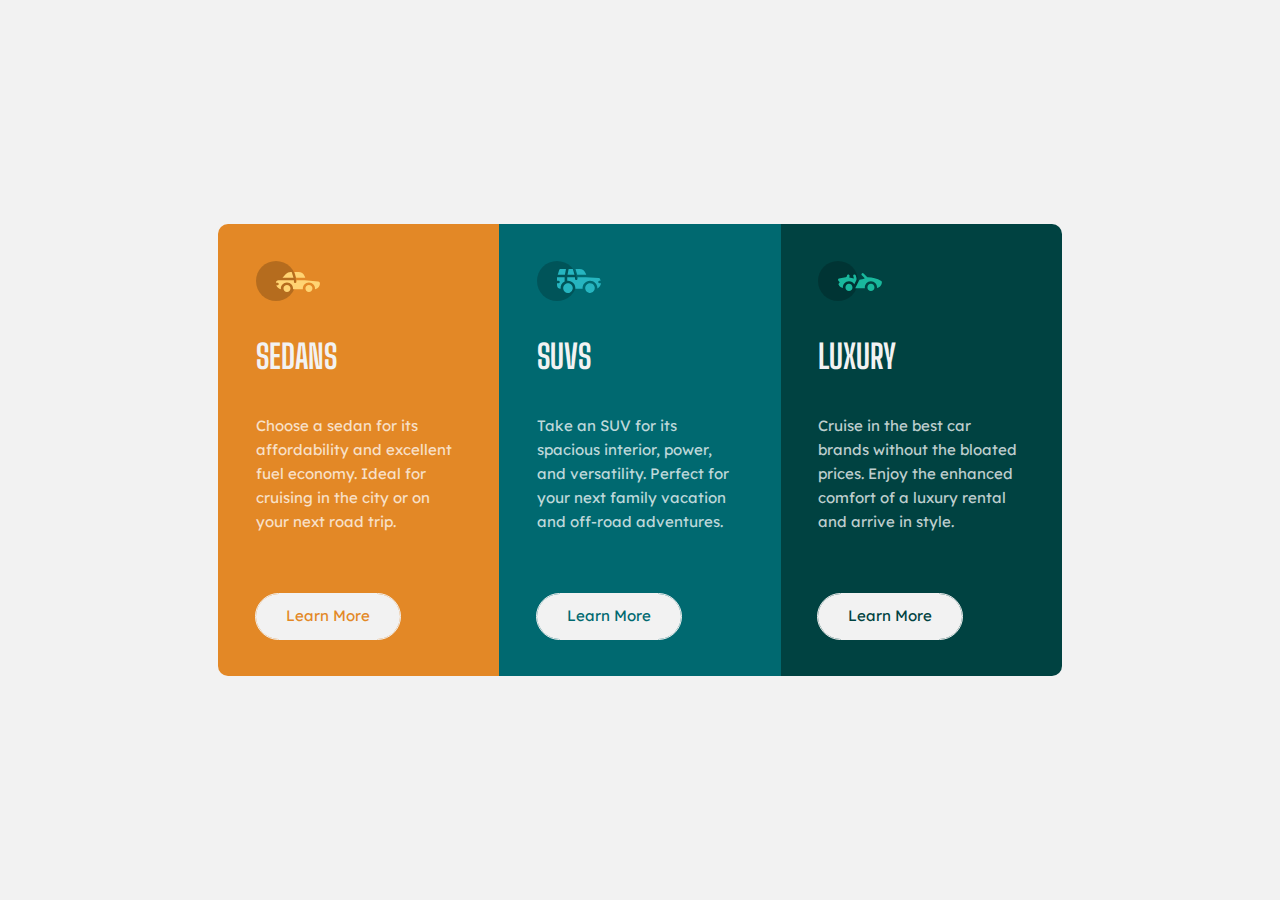
<file: 3-column-preview-card/index.html>
<!DOCTYPE html>
<html lang="en">
  <head>
    <meta charset="UTF-8" />
    <meta http-equiv="X-UA-Compatible" content="IE=edge" />
    <meta name="viewport" content="width=device-width, initial-scale=1.0" />
    <title>Frontend Mentor | 3 Column Preview Card</title>

    <!-- favicon -->
    <link rel="apple-touch-icon" sizes="180x180" href="./assets/favicon/apple-touch-icon.png" />
    <link rel="icon" type="image/png" sizes="32x32" href="./assets/favicon/favicon-32x32.png" />
    <link rel="icon" type="image/png" sizes="16x16" href="./assets/favicon/favicon-16x16.png" />
    <link rel="manifest" href="./site.webmanifest" />

    <!-- font awesome -->
    <link
      rel="stylesheet"
      href="https://cdnjs.cloudflare.com/ajax/libs/font-awesome/6.1.2/css/all.min.css"
      integrity="sha512-1sCRPdkRXhBV2PBLUdRb4tMg1w2YPf37qatUFeS7zlBy7jJI8Lf4VHwWfZZfpXtYSLy85pkm9GaYVYMfw5BC1A=="
      crossorigin="anonymous"
      referrerpolicy="no-referrer"
    />

    <!-- google fonts -->
    <link rel="preconnect" href="https://fonts.googleapis.com" />
    <link rel="preconnect" href="https://fonts.gstatic.com" crossorigin />
    <link
      href="https://fonts.googleapis.com/css2?family=Big+Shoulders+Display:wght@700&family=Lexend+Deca&display=swap"
      rel="stylesheet"
    />

    <!-- custom css -->
    <link rel="stylesheet" href="./style.css" />

    <!-- custom js -->
    <script src="./index.js" defer></script>
  </head>
  <body>
    <main class="container">
      <div class="cards | grid">
        <div class="card | grid flow" style="--clr-card: var(--clr-secondary)">
          <img src="./assets/images/icon-sedans.svg" alt="" aria-hidden="true" />
          <h2 class="card__title">Sedans</h2>
          <p class="card__content">
            Choose a sedan for its affordability and excellent fuel economy. Ideal for cruising in
            the city or on your next road trip.
          </p>
          <button class="btn | card__link">Learn More</button>
        </div>

        <div class="card | grid flow" style="--clr-card: var(--clr-primary-600)">
          <img src="./assets/images/icon-suvs.svg" alt="" aria-hidden="true" />
          <h2 class="card__title">SUVs</h2>
          <p class="card__content">
            Take an SUV for its spacious interior, power, and versatility. Perfect for your next
            family vacation and off-road adventures.
          </p>
          <button class="btn | card__link">Learn More</button>
        </div>

        <div class="card | grid flow" style="--clr-card: var(--clr-primary-800)">
          <img src="./assets/images/icon-luxury.svg" alt="" aria-hidden="true" />
          <h2 class="card__title">Luxury</h2>
          <p class="card__content">
            Cruise in the best car brands without the bloated prices. Enjoy the enhanced comfort of
            a luxury rental and arrive in style.
          </p>
          <button class="btn | card__link">Learn More</button>
        </div>
      </div>
    </main>
  </body>
</html>
</file>
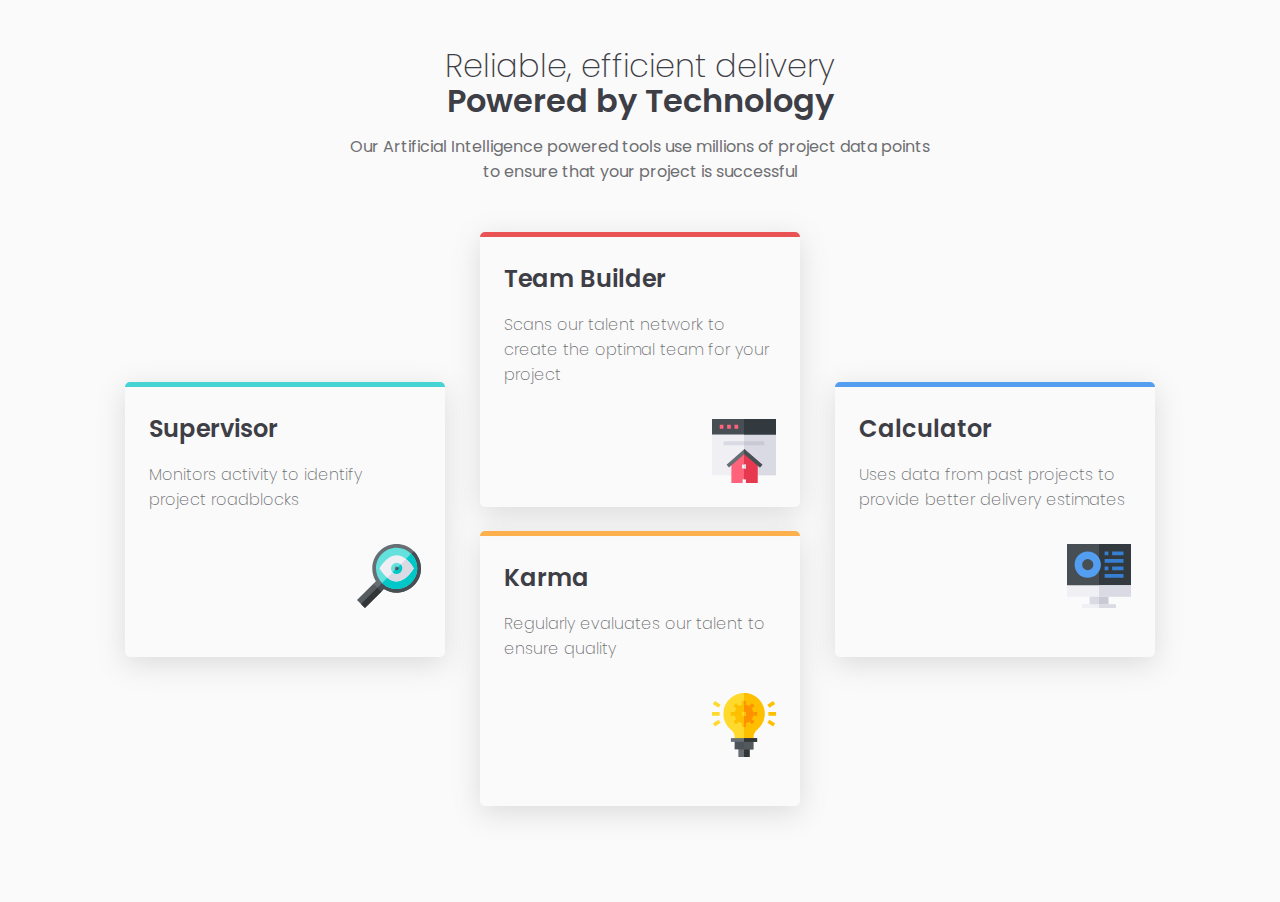
<file: 4-card-feature-section/index.html>
<!DOCTYPE html>
<html lang="en">
<head>
  <meta charset="UTF-8">
  <meta http-equiv="X-UA-Compatible" content="IE=edge">
  <meta name="viewport" content="width=device-width, initial-scale=1.0">
  <title>Frontend Mentor | 4 Card Feature section</title>

  <!-- favicon -->
  <link rel="apple-touch-icon" sizes="180x180" href="./assets/favicon/apple-touch-icon.png">
  <link rel="icon" type="image/png" sizes="32x32" href="./assets/favicon/favicon-32x32.png">
  <link rel="icon" type="image/png" sizes="16x16" href="./assets/favicon/favicon-16x16.png">
  <link rel="manifest" href="./site.webmanifest">

  <!-- font awesome -->
  <link rel="stylesheet" href="https://cdnjs.cloudflare.com/ajax/libs/font-awesome/6.1.2/css/all.min.css" integrity="sha512-1sCRPdkRXhBV2PBLUdRb4tMg1w2YPf37qatUFeS7zlBy7jJI8Lf4VHwWfZZfpXtYSLy85pkm9GaYVYMfw5BC1A==" crossorigin="anonymous" referrerpolicy="no-referrer" />
  
  <!-- custom css -->
  <link rel="stylesheet" href="./style.css">

  <!-- custom js -->
  <script src="./index.js" defer></script>
</head>
<body>
  <main class="container">

    <header class="[ flow ] [ text-center ]">
      <h1 class="header__title">Reliable, efficient delivery
        <span class="[ d-block ] [ fw-800 ]">Powered by Technology</span>
      </h1>
      <p class="text-center fw-600">Our Artificial Intelligence powered tools use millions of project data points
      to ensure that your project is successful</p>
    </header>

    <div class="[ cards ] [ grid ]">

      <div class="[ card ] [ flow ]">
        <h2 class="card__title">Supervisor</h2>
        <p>Monitors activity to identify project roadblocks</p>
        <img class="card__img" src="./assets/images/icon-supervisor.svg" alt="" aria-hidden="true">
      </div>

      <div class="[ card ] [ flow ]">
        <h2 class="card__title">Team Builder</h2>
        <p>Scans our talent network to create the optimal team for your project</p>
        <img class="card__img" src="./assets/images/icon-team-builder.svg" alt="" aria-hidden="true">
      </div>

      <div class="[ card ] [ flow ]">
        <h2 class="card__title">Karma</h2>
        <p>Regularly evaluates our talent to ensure quality</p>
        <img class="card__img" src="./assets/images/icon-karma.svg" alt="" aria-hidden="true">
      </div>

      <div class="[ card ] [ flow ]">
        <h2 class="card__title">Calculator</h2>
        <p>Uses data from past projects to provide better delivery estimates</p>
        <img class="card__img" src="./assets/images/icon-calculator.svg" alt="" aria-hidden="true">
      </div>

    </div>
  </main> 
</body>
</html>
</file>
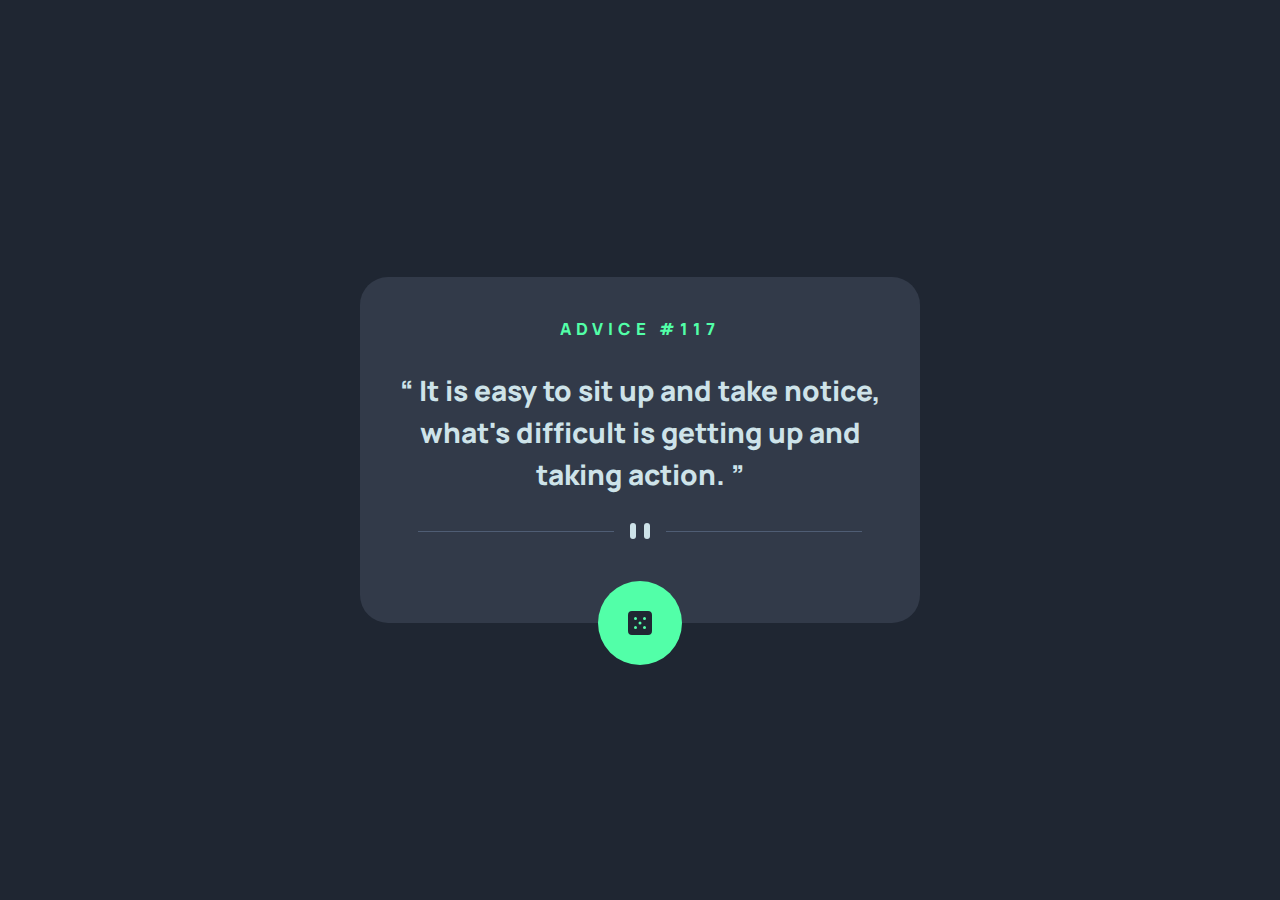
<file: advice-generator/index.html>
<!DOCTYPE html>
<html lang="en">
  <head>
    <meta charset="UTF-8" />
    <meta http-equiv="X-UA-Compatible" content="IE=edge" />
    <meta name="viewport" content="width=device-width, initial-scale=1.0" />
    <title>Frontend Mentor | Advice Generator</title>

    <!-- favicon -->
    <link rel="apple-touch-icon" sizes="180x180" href="./assets/favicon/apple-touch-icon.png" />
    <link rel="icon" type="image/png" sizes="32x32" href="./assets/favicon/favicon-32x32.png" />
    <link rel="icon" type="image/png" sizes="16x16" href="./assets/favicon/favicon-16x16.png" />
    <link rel="manifest" href="./site.webmanifest" />

    <!-- font awesome -->
    <link
      rel="stylesheet"
      href="https://cdnjs.cloudflare.com/ajax/libs/font-awesome/6.1.2/css/all.min.css"
      integrity="sha512-1sCRPdkRXhBV2PBLUdRb4tMg1w2YPf37qatUFeS7zlBy7jJI8Lf4VHwWfZZfpXtYSLy85pkm9GaYVYMfw5BC1A=="
      crossorigin="anonymous"
      referrerpolicy="no-referrer"
    />

    <!-- google fonts -->
    <link rel="preconnect" href="https://fonts.googleapis.com" />
    <link rel="preconnect" href="https://fonts.gstatic.com" crossorigin />
    <link
      href="https://fonts.googleapis.com/css2?family=Manrope:wght@800&display=swap"
      rel="stylesheet"
    />

    <!-- custom css -->
    <link rel="stylesheet" href="./style.css" />

    <!-- custom js -->
    <script src="./index.js" defer></script>
  </head>
  <body>
    <div class="card | flow">
      <p class="card__number">Advice #<span data-advice="id">117</span></p>

      <div class="card__advice">
        <q data-advice="text">
          It is easy to sit up and take notice, what's difficult is getting up and taking action.
        </q>
      </div>

      <div class="card__line">
        <picture>
          <source srcset="./assets/images/pattern-divider-desktop.svg" media="(min-width: 800px)" />
          <source srcset="./assets/images/pattern-divider-mobile.svg" media="(max-width: 799px)" />
          <img src="./assets/images/pattern-divider-mobile.svg" alt="" />
        </picture>
      </div>

      <button class="btn | card__button" data-type="primary" data-advice="generator">
        <span class="sr-only">Generate random advice</span>
      </button>
    </div>
  </body>
</html>
</file>
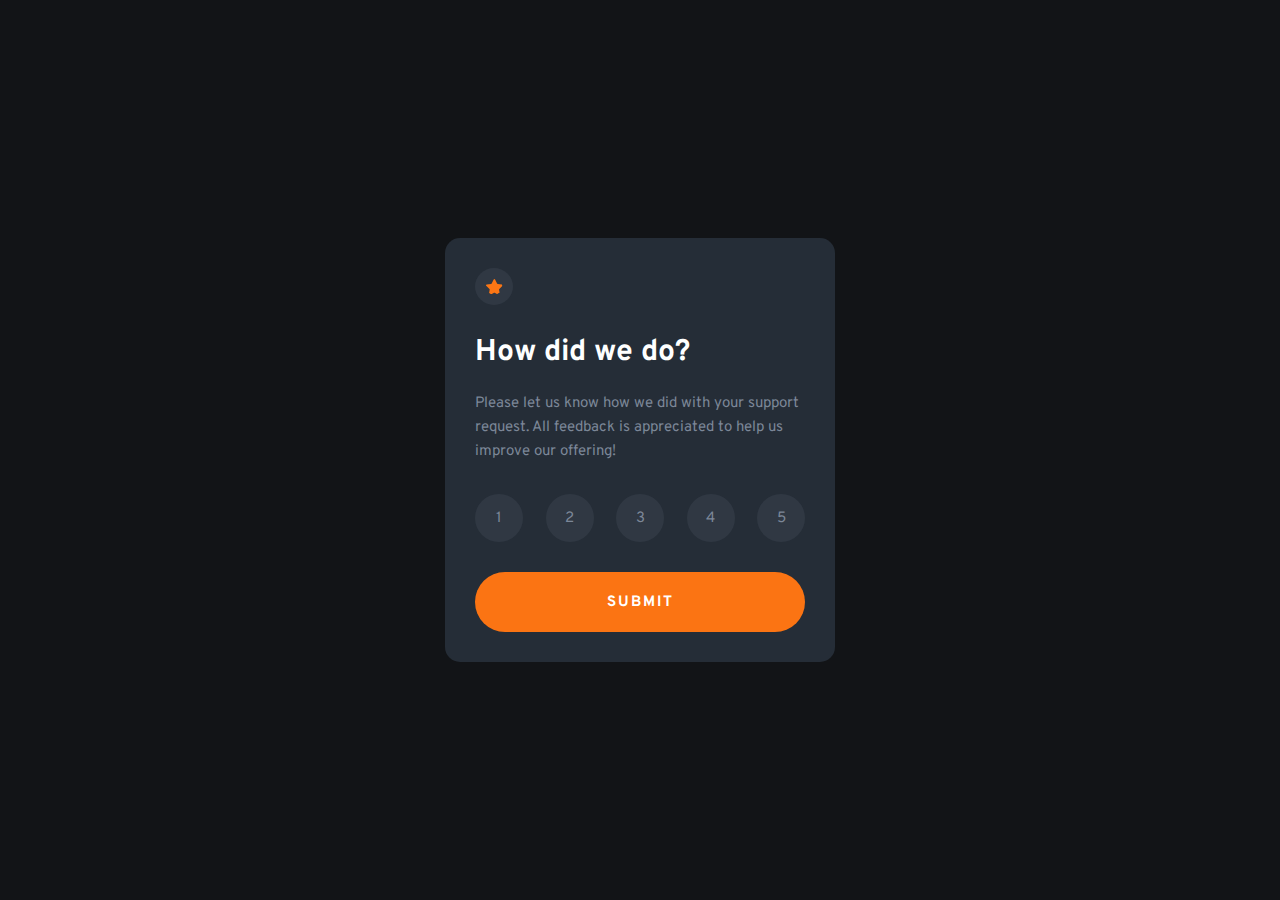
<file: interactive-rating-component/index.html>
<!DOCTYPE html>
<html lang="en">
  <head>
    <meta charset="UTF-8" />
    <meta name="viewport" content="width=device-width, initial-scale=1.0" />
    <title>Frontend Mentor | Interactive rating component</title>

    <!-- favicon -->
    <link
      rel="apple-touch-icon"
      sizes="180x180"
      href="./assets/favicon/apple-touch-icon.png"
    />
    <link
      rel="icon"
      type="image/png"
      sizes="32x32"
      href="./assets/favicon/favicon-32x32.png"
    />
    <link
      rel="icon"
      type="image/png"
      sizes="16x16"
      href="./assets/favicon/favicon-16x16.png"
    />
    <link rel="manifest" href="./site.webmanifest" />

    <!-- Google Fonts -->
    <link rel="preconnect" href="https://fonts.googleapis.com" />
    <link rel="preconnect" href="https://fonts.gstatic.com" crossorigin />
    <link
      href="https://fonts.googleapis.com/css2?family=Overpass:wght@400;700&display=swap"
      rel="stylesheet"
    />

    <!-- custom css -->
    <link rel="stylesheet" href="./style.css" />

    <!-- custom js -->
    <script src="./index.js" defer></script>
  </head>
  <body>
    <!-- Rating state -->
    <div class="[ card ] [ flow ] [ bg-neutral-800 ]" id="rating-card">
      <img
        class="[ card__img ] [ bg-neutral-200 ]"
        src="./assets/images/icon-star.svg"
        alt=""
      />
      <h2 class="fs-700 fw-700 text-white">How did we do?</h2>
      <p>
        Please let us know how we did with your support request. All feedback is
        appreciated to help us improve our offering!
      </p>

      <form class="grid" id="form">
        <div class="[ card__rating ] [ flex ]">
          <!-- one -->
          <label for="one">
            <input type="radio" id="one" name="rank" value="1" required />
            <div class="rating__score" title="Very Dissatisfied">
              <span aria-hidden="true">1</span>
              <span class="sr-only">Very Dissatisfied</span>
            </div>
          </label>
          <!-- two -->
          <label for="two">
            <input type="radio" id="two" name="rank" value="2" />
            <div class="rating__score" title="Dissatisfied">
              <span aria-hidden="true">2</span>
              <span class="sr-only">Dissatisfied</span>
            </div>
          </label>
          <!-- three -->
          <label for="three">
            <input type="radio" id="three" name="rank" value="3" />
            <div class="rating__score" title="OK">
              <span aria-hidden="true">3</span>
              <span class="sr-only">OK</span>
            </div>
          </label>
          <!-- four -->
          <label for="four">
            <input type="radio" id="four" name="rank" value="4" />
            <div class="rating__score" title="Satisfied">
              <span aria-hidden="true">4</span>
              <span class="sr-only">Satisfied</span>
            </div>
          </label>
          <!-- five -->
          <label for="five">
            <input type="radio" id="five" name="rank" value="5" />
            <div class="rating__score" title="Very Satisfied">
              <span aria-hidden="true">5</span>
              <span class="sr-only">Very Satisfied</span>
            </div>
          </label>
        </div>

        <button type="submit" class="btn" data-type="primary">Submit</button>
      </form>
    </div>
    <!-- /Rating state -->

    <!-- Thank you state -->
    <div
      class="[ card ] [ flow ] [ bg-neutral-800 text-center ] hide"
      id="thank-you-card"
    >
      <img
        src="./assets/images/illustration-thank-you.svg"
        alt="thank you illustration"
      />
      <p class="[ card__selection ] [ bg-neutral-200 text-primary ]">
        You selected <span id="score"></span> out of 5
      </p>

      <h3 class="fw-700 fs-700 text-white">Thank you!</h3>
      <p>
        We appreciate you taking the time to give a rating. If you ever need
        more support, don’t hesitate to get in touch!
      </p>
    </div>
    <!-- /Thank you state -->
  </body>
</html>
</file>
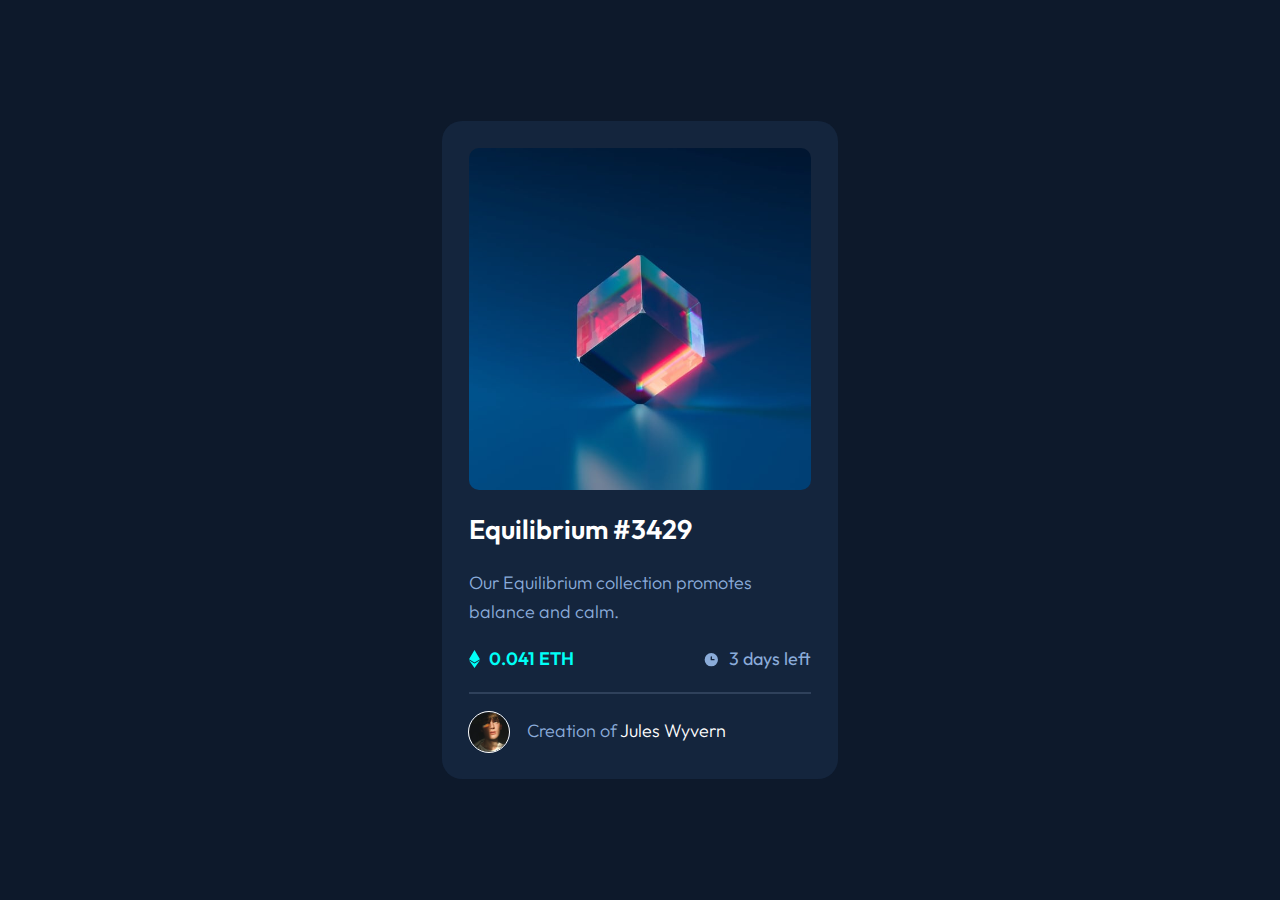
<file: nft-preview-card-component/index.html>
<!DOCTYPE html>
<html lang="en">
  <head>
    <meta charset="UTF-8" />
    <meta name="viewport" content="width=device-width, initial-scale=1.0" />
    <title>Frontend Mentor | NFT preview card component</title>

    <!-- favicon -->
    <link rel="apple-touch-icon" sizes="180x180" href="./assets/favicon/apple-touch-icon.png" />
    <link rel="icon" type="image/png" sizes="32x32" href="./assets/favicon/favicon-32x32.png" />
    <link rel="icon" type="image/png" sizes="16x16" href="./assets/favicon/favicon-16x16.png" />
    <link rel="manifest" href="./site.webmanifest" />

    <!-- custom css -->
    <link rel="stylesheet" href="./style.css" />
  </head>
  <body>
    <main>
      <div class="[ card ] [ flow ]">
        <a class="card__img" href="javascript:void(0)">
          <img src="./assets/images/image-equilibrium.jpg" alt="equilibrium" />
        </a>

        <h2 class="fw-700 text-white">
          <a href="javascript:void(0)">Equilibrium #3429</a>
        </h2>
        <p>Our Equilibrium collection promotes balance and calm.</p>

        <div class="[ card__body ] [ flex ]">
          <div class="flex">
            <img src="./assets/images/icon-ethereum.svg" alt="" />
            <p class="fw-700 text-primary">0.041 ETH</p>
          </div>
          <div class="flex">
            <img src="./assets/images/icon-clock.svg" alt="" />
            <p class="fw-500">3 days left</p>
          </div>
        </div>

        <hr />

        <div class="[ card__footer ] [ flex ]">
          <img class="avatar" src="./assets/images/image-avatar.png" alt="avatar" />
          <p>
            Creation of
            <a class="creator" href="javascript:void(0)">Jules Wyvern</a>
          </p>
        </div>
      </div>
    </main>
  </body>
</html>
</file>
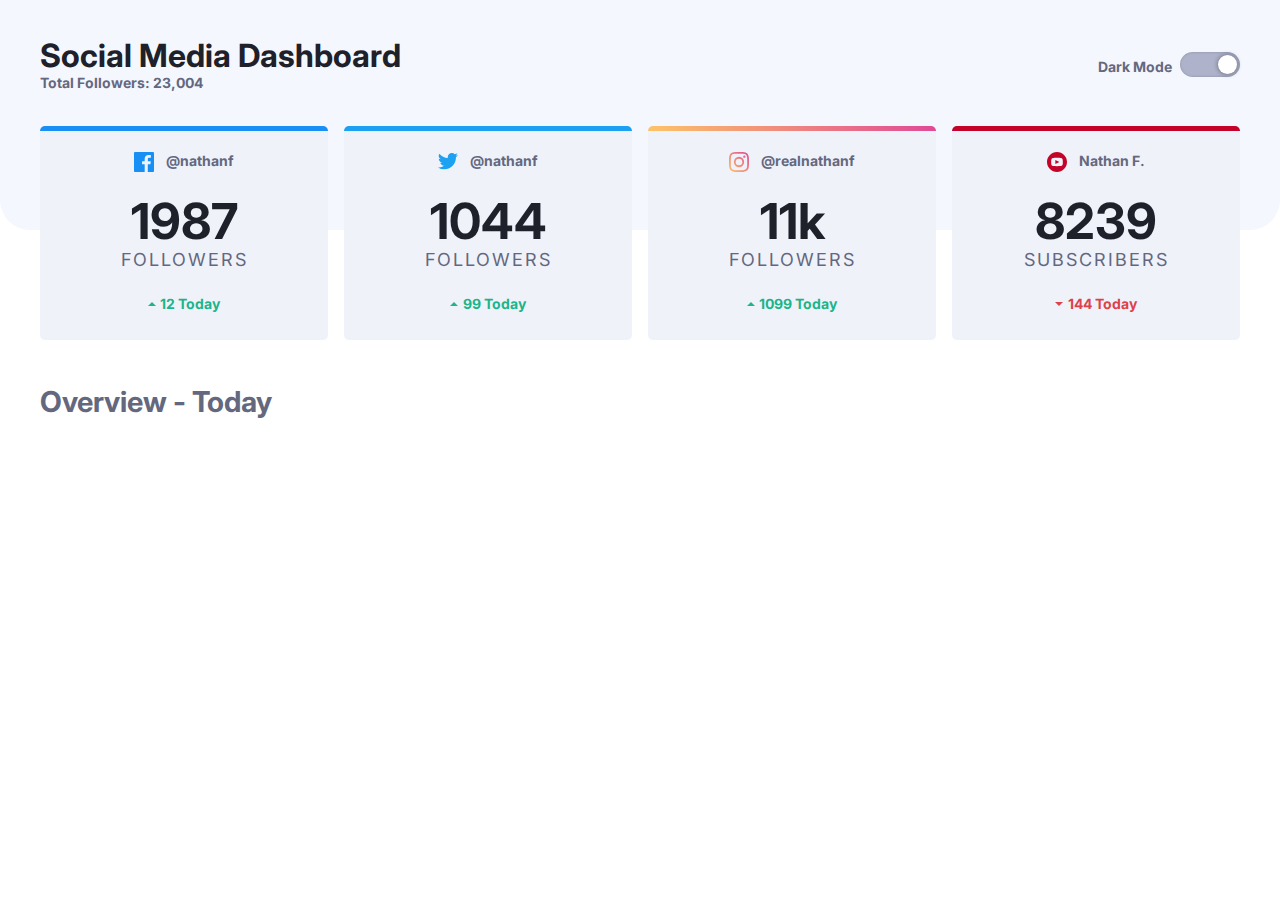
<file: social-media-dashboard/index.html>
<!DOCTYPE html>
<html lang="en">
  <head>
    <meta charset="UTF-8" />
    <meta name="viewport" content="width=device-width, initial-scale=1.0" />
    <title>Frontend Mentor | Social Media Dashboard</title>

    <!-- favicon -->
    <link rel="apple-touch-icon" sizes="180x180" href="./assets/favicon/apple-touch-icon.png" />
    <link rel="icon" type="image/png" sizes="32x32" href="./assets/favicon/favicon-32x32.png" />
    <link rel="icon" type="image/png" sizes="16x16" href="./assets/favicon/favicon-16x16.png" />
    <link rel="manifest" href="./site.webmanifest" />

    <!-- custom css -->
    <link rel="stylesheet" href="./assets/css/style.css" />

    <!-- custom js -->
    <script src="./index.js" type="module" defer></script>
  </head>
  <body>
    <header>
      <div class="header | container flex">
        <div>
          <h1 class="fs-700 text-neutral">Social Media Dashboard</h1>
          <p class="text-body">Total Followers: 23,004</p>
          <hr />
        </div>
        <div class="theme">
          <p class="text-body">Dark Mode</p>
          <label for="theme-toggle">
            <input type="checkbox" id="theme-toggle" />
            <span class="dark-mode"></span>
          </label>
        </div>
      </div>
    </header>

    <main class="main | container">
      <!-- Cards - Main -->
      <div class="cards | grid">
        <!-- Facebook -->
        <div class="facebook | border-top | card flow">
          <div class="card__layout | jc-center">
            <img src="./assets/images/icon-facebook.svg" alt="Facebook" />
            <span class="text-body">@nathanf</span>
          </div>
          <div class="card__body">
            <h2 class="fs-900 text-neutral">1987</h2>
            <h3 class="fs-500 uppercase text-body">Followers</h3>
          </div>
          <div class="rating">
            <img src="./assets/images/icon-up.svg" alt="up" />
            <span class="text-success">12 Today</span>
          </div>
        </div>
        <!-- /Facebook -->

        <!-- Twitter -->
        <div class="twitter | border-top | card flow">
          <div class="card__layout | jc-center">
            <img src="./assets/images/icon-twitter.svg" alt="Twitter" />
            <span class="text-body">@nathanf</span>
          </div>
          <div class="card__body">
            <h2 class="fs-900 text-neutral">1044</h2>
            <h3 class="fs-500 uppercase text-body">Followers</h3>
          </div>
          <div class="rating">
            <img src="./assets/images/icon-up.svg" alt="up" />
            <span class="text-success">99 Today</span>
          </div>
        </div>
        <!-- /Twitter -->

        <!-- Instagram -->
        <div class="instagram | border-top | card flow">
          <div class="card__layout | jc-center">
            <img src="./assets/images/icon-instagram.svg" alt="Instagram" />
            <span class="text-body">@realnathanf</span>
          </div>
          <div class="card__body">
            <h2 class="fs-900 text-neutral">11k</h2>
            <h3 class="fs-500 uppercase text-body">Followers</h3>
          </div>
          <div class="rating">
            <img src="./assets/images/icon-up.svg" alt="up" />
            <span class="text-success">1099 Today</span>
          </div>
        </div>
        <!-- /Instagram -->

        <!-- YouTube -->
        <div class="youtube | border-top | card flow">
          <div class="card__layout | jc-center">
            <img src="./assets/images/icon-youtube.svg" alt="YouTube" />
            <span class="text-body">Nathan F.</span>
          </div>
          <div class="card__body">
            <h2 class="fs-900 text-neutral">8239</h2>
            <h3 class="fs-500 uppercase text-body">Subscribers</h3>
          </div>
          <div class="rating">
            <img src="./assets/images/icon-down.svg" alt="down" />
            <span class="text-danger">144 Today</span>
          </div>
        </div>
        <!-- /YouTube -->
      </div>
      <!-- /Cards - Main -->

      <h2 class="custom-heading">Overview - Today</h2>

      <!-- Cards - Overview -->
      <div class="cards | grid" id="overviews"></div>
      <!-- /Cards - Overview -->
    </main>
  </body>
</html>
</file>
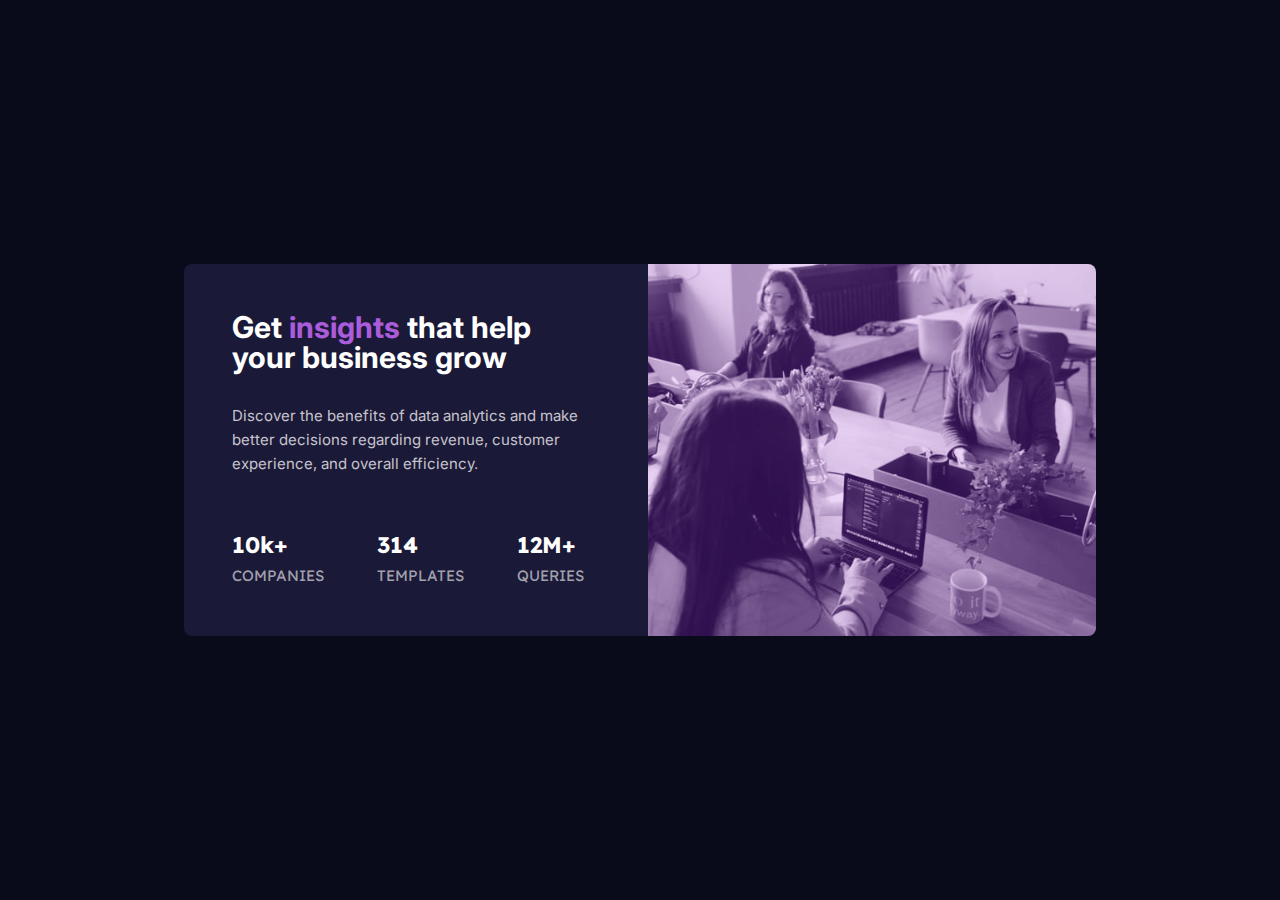
<file: stats-preview-card-component/index.html>
<!DOCTYPE html>
<html lang="en">

<head>
  <meta charset="UTF-8">
  <meta name="viewport" content="width=device-width, initial-scale=1.0">
  <title>Frontend Mentor | Stats preview card component</title>

  <!-- favicon -->
  <link rel="apple-touch-icon" sizes="180x180" href="./assets/favicon/apple-touch-icon.png">
  <link rel="icon" type="image/png" sizes="32x32" href="./assets/favicon/favicon-32x32.png">
  <link rel="icon" type="image/png" sizes="16x16" href="./assets/favicon/favicon-16x16.png">
  <link rel="manifest" href="./site.webmanifest">

  <!-- custom css -->
  <link rel="stylesheet" href="./style.css">
</head>

<body>

  <main class="card container grid">
    <div class="wrapper content flex">

      <h1 class="fw-700 text-white">Get 
        <span class="text-primary">insights</span> 
        that help your business grow
      </h1>
      <p>Discover the benefits of data analytics and make better decisions regarding revenue, customer
        experience, and overall efficiency.</p>

      <div class="ratings flex ff-accent">
        <div class="rating flow">
          <h2 class="fw-700 text-white">10k+</h2>
          <p class="uppercase text-light">companies</p>
        </div>
        <div class="rating flow">
          <h2 class="fw-700 text-white">314</h2>
          <p class="uppercase text-light">templates</p>
        </div>
        <div class="rating flow">
          <h2 class="fw-700 uppercase text-white">12m+</h2>
          <p class="uppercase text-light">queries</p>
        </div>
      </div>
    </div>

    <div class="wrapper image"></div>
  </main>
</body>

</html>
</file>
<file: 3-column-preview-card/style.css>
/* =============
 * Root
============== */
:root {
  --clr-primary-600: rgb(0, 105, 112);
  --clr-primary-800: hsl(179, 100%, 13%);
  --clr-secondary: hsl(31, 77%, 52%);

  --neutral-100: hsl(0, 0%, 95%);
  --neutral-200: hsla(0, 0%, 100%, 0.75);

  --ff-primary: 'Lexend Deca', sans-serif;
  --ff-accent: 'Big Shoulders Display', cursive;

  --fs-400: 0.9375rem; /* 15px */
  --fs-700: 2.2rem;

  --fw-400: 400;
  --fw-700: 700;
}

/* =============
 * Reset
============== */
*,
*::before,
*::after {
  box-sizing: border-box;
}

* {
  font: inherit;
  margin: 0;
  padding: 0;
}

body {
  min-height: 100vh;
  text-rendering: optimizeSpeed;
}

img {
  display: block;
  max-width: 100%;
}

ul[role="list"],
ol[role="list"] {
  list-style: none;
}

a {
  color: inherit;
  text-decoration: none;
}

/* =============
 * Global
============== */
html {
  font-family: var(--ff-primary);
  font-size: var(--fs-400);
  font-weight: var(--fw-400);
  line-height: 1.6;
}

body {
  background-color: var(--neutral-100);
  color: var(--neutral-200);
}

main {
  display: grid;
  place-items: center;
  min-height: 100vh; 
}

/* =============
 * Composition
============== */
.container {
  width: min(100% - 2rem, 56.25rem);
  margin-inline: auto;
}

.flow > *:where(:not(:first-child)) {
  margin-top: var(--flow-spacer, 1rem);
}

.flex {
  display: flex;
  gap: var(--gap, 1rem);
}

.grid {
  display: grid;
  gap: var(--gap, 1rem);
}

/* =============
 * Utilities
============== */
/* buttons
============== */
.btn {
  padding: .7em 2em;
  text-align: center;
  vertical-align: middle;
  
  /* for links */
  display: inline-block;
  text-decoration: none;

  border: 0;
  outline: 0;
  border-radius: 100vw;
  cursor: pointer;
}

/* button | active state */
button:active,
.btn:active {
  transform: scale(0.97);
}

/* =============
 * Block
============== */
/* card
============== */
.cards {
  --gap: 0;
  margin-block: 2rem;
  border-radius: 10px;
  overflow: hidden;
}

@media (min-width: 50em) {
  .cards {
    grid-template-columns: repeat(3, 1fr);
  }
}

.card {
  --flow-spacer: 2rem;
  max-width: 25rem;
  margin-inline: auto;
  background-color: var(--clr-card);

  padding: 2.5rem;
}

.card__title { 
  font-family: var(--ff-accent);
  font-size: var(--fs-700);
  font-weight: var(--fw-700);
  text-transform: uppercase;

  color: var(--neutral-100);
}

.card__link {
  width: fit-content;
  background-color: var(--neutral-100);
  color: var(--clr-card);
  outline: 1px solid var(--neutral-100);
}

.card__link:is(:hover, :focus-visible) {
  background-color: transparent;
  color: var(--neutral-100);
}

.card__content { margin-bottom: 2rem; }
</file>
<file: 4-card-feature-section/style.css>
@import url('https://fonts.googleapis.com/css2?family=Poppins:wght@200;400;600&display=swap');

/* =============
 * Root
============== */
:root {
  --clr-red: hsl(0, 78%, 62%);
  --clr-cyan: hsl(180, 62%, 55%);
  --clr-orange: hsl(34, 97%, 64%);
  --clr-blue: hsl(212, 86%, 64%);

  --clr-neutral-200: hsl(0, 0%, 98%);
  --clr-neutral-400: hsl(225, 2%, 44%);
  --clr-neutral-700: hsl(240, 6%, 26%);

  --ff-body: 'Poppins', sans-serif;

  --fs-400: 0.9375rem;
  --fs-500: 1.25rem;
  --fs-700: 1.75rem;

  --fw-400: 200;
  --fw-600: 400;
  --fw-800: 600;
}

@media (min-width: 50em) {
  :root {
    --fs-400: 1rem;
    --fs-500: 1.5rem;
    --fs-700: 2rem;
  }
}

/* =============
 * Reset
============== */
*,
*::before,
*::after {
  box-sizing: border-box;
}

* {
  font: inherit;
  margin: 0;
  padding: 0;
}

body {
  min-height: 100vh;
  text-rendering: optimizeSpeed;
}

img {
  display: block;
  max-width: 100%;
}

a {
  color: inherit;
  text-decoration: none;
}

/* =============
 * Global
============== */
html {
  font-family: var(--ff-body);
  font-size: var(--fs-400);
  font-weight: var(--fw-400);
}

body {
  display: grid;
  place-items: center;

  background-color: var(--clr-neutral-200);
  color: var(--clr-neutral-400);
}

p {
  max-width: 60ch;
}

p.text-center {
  text-align: center;
  margin-inline: auto;
}

/* =============
 * Composition
============== */
.container {
  width: min(100% - 2rem, 65rem);
  margin-inline: auto;
  padding-block: 3rem;
}

.flow > *:where(:not(:first-child)) {
  margin-top: var(--flow-spacer, 1rem);
}

.flex {
  display: flex;
  gap: var(--gap, 1rem);
}

.grid {
  display: grid;
  gap: var(--gap, 1rem);
}

/* =============
 * Utilities
============== */
.d-block { display: block }

.text-center { text-align: center }

.fw-400 { font-weight: var(--fw-400) }
.fw-600 { font-weight: var(--fw-600) }
.fw-800 { font-weight: var(--fw-800) }

.text-white { color: var(--clr-neutral-200) }
.text-light { color: var(--clr-neutral-400) }
.text-dark  { color: var(--clr-neutral-700) }

/* =============
 * Block
============== */
/* Header
============== */
.header {
  text-align: center;
}

.header__title {
  font-size: var(--fs-700);
  line-height: 1.1;
  
  color: var(--clr-neutral-700);
}

/* cards */
.cards {
  --gap: 1.5rem;
  margin-block: 3rem;
  grid-template-areas: 
    'card-1'
    'card-2'
    'card-3'
    'card-4';
}

/* 900px */
@media (min-width: 50em) {
  .cards {
    grid-template-columns: repeat(3, 1fr);
    grid-template-rows: repeat(4, 1fr);
    grid-template-areas: 
      '...... card-2 ......'
      'card-1 card-2 card-4'
      'card-1 card-3 card-4'
      '...... card-3 ......';
  }
}

.card {
  max-width: 20rem;
  margin-inline: auto;
  padding: 1.5rem;
  
  box-shadow: rgba(100, 100, 111, 0.2) 0px 7px 29px 0px;
  border-radius: 5px;
  border-top: 5px solid var(--_card-br-color);
}

.card:nth-child(1) {
  grid-area: card-1;
  --_card-br-color: var(--clr-cyan);
}

.card:nth-child(2) {
  grid-area: card-2;
  --_card-br-color: var(--clr-red);
}

.card:nth-child(3) {
  grid-area: card-3;
  --_card-br-color: var(--clr-orange);
}

.card:nth-child(4) {
  grid-area: card-4;
  --_card-br-color: var(--clr-blue);
}

.card__title {
  font-weight: var(--fw-800);
  font-size: var(--fs-500);
  color: var(--clr-neutral-700);
}

.card__img {
  float: right;
  margin-top: 2rem;
}
</file>
<file: advice-generator/style.css>
/* =============
 * Root
============== */
:root {
  --clr-accent: hsl(150, 100%, 66%);

  --neutral-400: hsl(193, 38%, 86%);
  --neutral-500: hsl(217, 19%, 38%);
  --neutral-600: hsl(217, 19%, 24%);
  --neutral-700: hsl(218, 23%, 16%);
  
  --ff-body: 'Manrope', sans-serif;
  
  --fw-xbold: 800;
  
  --fs-400: 1.25rem;
}

@media (min-width: 50em) {
  :root {
    --fs-400: 1.75rem;
  }
}

/* =============
 * Reset
============== */
*,
*::before,
*::after {
  box-sizing: border-box;
}

* {
  margin: 0;
  padding: 0;
  font: inherit;
}

body {
  min-height: 100vh;
  text-rendering: optimizeSpeed;
}

img,
picture {
  display: block;
  max-width: 100%;
}

/* =============
 * Global
============== */
html {
  font-family: var(--ff-body);
  font-size: var(--fs-400);
  font-weight: var(--fw-xbold);
  line-height: 1.5;
}

body {
  display: grid;
  place-items: center;
  
  background-color: var(--neutral-700);
  color: var(--neutral-400);
}

/* =============
 * Composition
============== */
.container {
  width: min(100% - 1rem, 56.25rem);
  margin-inline: auto;
}

.flow > *:where(:not(:first-child)) {
  margin-top: var(--flow-spacer, 1rem);
}

/* =============
 * Block
============== */
/* button
============== */
.btn {
  /* padding: .4em 1.2em; */
  vertical-align: middle;

  border: 0;
  outline: 0;
  cursor: pointer;

  /* for link */
  display: inline-block;
  text-decoration: none;
}

.btn[data-type="primary"] {
  background-color: var(--clr-accent);
  color: var(--neutral-400);
}

.btn[data-type="primary"]:is(:hover, :focus-visible) {
  box-shadow: 0 0 25px 2px var(--clr-accent);
}

/* button | active state */
button:active,
.btn:active {
  opacity: .7;
}

/* card
============== */
.card {
  box-sizing: border-box;
  width: min(100% - 2rem, 20rem);
  margin-block: 3rem;
  padding: clamp(1rem, 3vw, 2rem);
  padding-bottom: 0;

  text-align: center;
  border-radius: 1rem;
  background-color: var(--neutral-600);

  position: relative;
}

.card__number {
  font-size: 60%;
  text-transform: uppercase;
  letter-spacing: 5px;

  color: var(--clr-accent);
}

.card__line {
  width: fit-content;
  margin-inline: auto;
}

.card__button {
  width: 3rem;
  aspect-ratio: 1;
  margin: 0;
  
  background-image: url('./assets/images/icon-dice.svg');
  background-repeat: no-repeat;
  background-position: center;

  transform: translateY(50%);
  border-radius: 50%;
}

/* =============
 * Exceptions
============== */
.sr-only {
  position: absolute;
  width: 1px;
  height: 1px;
  padding: 0;
  margin: -1px;
  overflow: hidden;
  clip: rect(0, 0, 0, 0);
  white-space: nowrap;
  border: 0;
}
</file>
<file: interactive-rating-component/style.css>
/* ==========
    Root 
=========== */
:root {
    --clr-primary: 25 97% 53%;

    --neutral-100: 0 0% 100%;
    --neutral-200: 217 12% 63%;
    --neutral-400: 216 12% 54%;
    --neutral-800: 213 19% 18%;
    --neutral-900: 216 12% 8%;

    --fs-400: 0.9375rem; /* 15px */
    --fs-700: 2rem;

    --ff-body: 'Overpass', sans-serif;
    --fw-400: 400;
    --fw-700: 700;
}

/* ==========
    Reset 
=========== */
*,
*::before,
*::after {
    box-sizing: border-box;
}

* {
    margin: 0;
    padding: 0;
    font: inherit;
}

/* ==========
    Global 
=========== */
html {
    font-family: var(--ff-body);
    font-size: var(--fs-400);
    font-weight: var(--fw-400);
    line-height: 1.6;
}

body {
    min-height: 100vh;
    display: grid;
    place-items: center;

    background-color: hsl( var(--neutral-900) );
    color: hsl( var(--neutral-400) );
}

/* ==============
    Composition 
================= */
.flow > *:where(:not(:first-child)) {
    margin-top: var(--flow-spacer, 1rem);
}

.flex {
    display: flex;
    gap: var(--gap, 1rem);
}

.grid {
    display: grid;
    gap: var(--gap, 1rem);
}

/* ============
    Utility 
============= */
.fs-700 { font-size: var(--fs-700); }

.fw-700 { font-weight: var(--fw-700); }

.text-center { text-align: center; }

.text-primary { color: hsl( var(--clr-primary) ); }
.text-white { color: hsl( var(--neutral-100) ); }

.bg-primary { background-color: hsl( var(--clr-primary) ); }
.bg-neutral-200 { background-color: hsl( var(--neutral-200) / .1); }
.bg-neutral-800 { background-color: hsl( var(--neutral-800) ); }
.bg-neutral-900 { background-color: hsl( var(--neutral-900) ); }


/* ============
    Block 
============= */
/* card */
.card {
    width: min(100% - 2rem, 26rem);
    padding: 2rem;
    border-radius: 1em;
}

/* card--thank-you */
.card__selection {
    width: fit-content;
    margin-inline: auto;
    padding: .5rem 1rem;
    border-radius: 1.5em;
}
/* /card--thank-you */

/* card--rating */
.card__img {
    width: fit-content;
    padding: .7em;
    border-radius: 50%;
}

.card__rating {
    justify-content: space-between;
    padding: 1rem 0;
}

.rating__score {
    --_size: 3.2rem;
    display: block;
    width: var(--_size);
    height: var(--_size);
    text-align: center;

    background-color: hsl( var(--neutral-200) / .1);
    border-radius: 50%;
    cursor: pointer;

    /* to center the text vertically. Got from stackoverflow */
    line-height: calc(var(--_size) + 2px);
}

.rating__score:hover {
    background-color: hsl( var(--clr-primary) );
    color: hsl( var(--neutral-100) );
}

/*
[1] - setting `display: none` remove from DOM,
    and cannot be accessed through keyboard navigation,
    which is not good for a11y
    Therefore, I am setting position absolute to not 
    to make the layout breaks. 
[2] - tried to use `visibility: hidden`, but,
    it also cannot be accessed through keyboard keys,
    and it takes up space as well
    So, `opacity: 0` will make it disappear
*/

input[type="radio"] { 
    position: absolute; /* [1] */
    opacity: 0;  /* [2] */
}

input[type="radio"]:is(:focus, :checked) ~ .rating__score {
    background-color: hsl( var(--neutral-400) );
    color: hsl( var(--neutral-100) );
}
/* /card--rating */

.btn {
    padding: 1.5em 2em;
    vertical-align: middle;


    font-weight: var(--fw-700);
    text-transform: uppercase;
    letter-spacing: 2px;
    line-height: 1;

    border: 0;
    border-radius: 100vw;
    cursor: pointer;

    /* for link */
    text-decoration: none;
    display: inline-block;
}

/* button | active state */
button:active,
.btn:active {
    transform: scale(0.97);
}

.btn[data-type="primary"] {
    background-color: hsl( var(--clr-primary) );
    color: hsl( var(--neutral-100) );
}

.btn[data-type="primary"]:is(:hover, :focus-visible) {
    background-color: hsl( var(--neutral-100) );
    color: hsl( var(--clr-primary) );
}

/* ==============
    Exceptions 
=============== */
.hide { display: none; }

/* Reference: https://gist.github.com/ffoodd/000b59f431e3e64e4ce1a24d5bb36034 */
.sr-only {
    position: absolute;
    overflow: hidden;
    width: 1px;
    height: 1px;
    margin: -1px;
    padding: 0;
    clip: rect(1px, 1px, 1px, 1px);
    -webkit-clip-path: inset(50%);
            clip-path: inset(50%);
    border: 0;
    white-space: nowrap;
}
</file>
<file: nft-preview-card-component/style.css>
/* Outfit - (300, 400, 600) */
@import url("https://fonts.googleapis.com/css2?family=Outfit:wght@300;400;600&display=swap");

/*==============*\
    Root
\*==============*/
:root {
  --clr-primary: hsl(178, 100%, 50%);

  --neutral-100: hsl(0, 0%, 100%);
  --neutral-400: hsl(215, 51%, 70%);
  --neutral-700: hsl(215, 32%, 27%);
  --neutral-800: hsl(216, 50%, 16%);
  --neutral-900: hsl(217, 54%, 11%);

  --ff-body: "Outfit", sans-serif;
  --fs-400: 1.125rem; /* 18px */

  --fw-400: 300;
  --fw-500: 400;
  --fw-700: 600;

  --br-card: 20px;
  --br-img: calc(var(--br-card) / 2);
}

/*==============*\
    Reset
\*==============*/
*,
*::before,
*::after {
  box-sizing: border-box;
}

* {
  margin: 0;
  padding: 0;
}

img {
  max-width: 100%;
  display: block;
}

/*==============*\
    Global
\*==============*/
html {
  font-family: var(--ff-body);
  font-size: var(--fs-400);
  font-weight: var(--fw-400);
  line-height: 1.6;
}

body {
  background-color: var(--neutral-900);
  color: var(--neutral-400);
}

main {
  min-height: 100vh;
  display: grid;
  place-items: center;
}

a {
  color: var(--neutral-100);
  text-decoration: none;
}

a:hover {
  color: var(--clr-primary);
}

/*==============*\
    Composition
\*==============*/
.flex {
  display: flex;
  gap: var(--gap, 1rem);
  align-items: center;
}

.flow > *:where(:not(:first-child)) {
  margin-top: 1rem;
}

/*==============*\
    Utility
\*==============*/
.fw-500 {
  font-weight: var(--fw-500);
}
.fw-700 {
  font-weight: var(--fw-700);
}

.text-white {
  color: var(--neutral-100);
}
.text-primary {
  color: var(--clr-primary);
}

/*==============*\
    Block
\*==============*/
.card {
  width: min(100% - 1rem, 22rem);
  padding: clamp(1.2rem, 3vw, 1.5rem);
  margin-block: 2rem;
  background-color: var(--neutral-800);
  border-radius: var(--br-card);
}

.card__img {
  position: relative;
  cursor: pointer;
  border-radius: var(--br-img);
}

.card__img::before,
.card__img::after {
  content: "";
  position: absolute;
  border-radius: var(--br-img);
  transition: opacity 300ms ease-in-out;
}

.card__img::before {
  inset: 0;
  opacity: 0;
  background-color: var(--clr-primary);
}

.card__img::after {
  top: 50%;
  left: 50%;
  transform: translate(-50%, -50%);

  width: 50px;
  aspect-ratio: 1;

  background-image: url("./assets/images/icon-view.svg");
  background-repeat: no-repeat;
  background-position: center;

  color: var(--neutral-100);
  opacity: 0;
}

/* 
[1] - background-color shoud not cover 
      entire background-image on hover
[2] - set icon stands out from others on hover
*/

.card__img:hover::before {
  opacity: 0.5;
} /* [1] */
.card__img:hover::after {
  opacity: 1;
} /* [2] */

.card__img > img {
  border-radius: var(--br-img);
}

.card__body {
  --gap: 0.5rem;
  justify-content: space-between;
}

.avatar {
  outline: 1px solid var(--neutral-100);
  width: 40px;
  border-radius: 50%;
}

/*==============*\
    Exceptions
\*==============*/
hr {
  border: 1px solid var(--neutral-700);
}

/* change flex direction of card__footer to colum,
    and place image after text if you want
*/
/* @media (max-width: 20em) {
    .card__footer {
        flex-direction: column;
    }

    .avatar { order: 1; }
} */
</file>
<file: social-media-dashboard/assets/css/style.css>
/* Google Fonts - Inter (400, 700) */
@import url("https://fonts.googleapis.com/css2?family=Inter:wght@400;700&display=swap");
/* ===========
  Root
=========== */
:root {
  color-scheme: light dark;
  --clr-success: hsl(163, 72%, 41%);
  --clr-danger: hsl(356, 69%, 56%);
  --ff-body: "Inter", sans-serif;
  --fs-400: 0.875rem;
  --fs-500: 1rem;
  --fs-700: 1.5rem;
  --fs-900: 2.8rem;
  --fw-200: 400;
  --fw-400: 700;
  --neutral-100: hsl(0, 0%, 100%);
  --neutral-200: hsl(225, 100%, 98%);
  --neutral-300: hsl(227, 47%, 96%);
  --neutral-400: hsl(228, 12%, 44%);
  --neutral-900: hsl(230, 17%, 14%);
  --toggle-inner: hsl(0, 0%, 100%);
  --toggle-outer: hsl(230, 22%, 74%);
  --neutral-custom: var(--neutral-400);
  --neutral-hover: hsl(232, 33%, 91%);
}
@media (min-width: 56.25em) {
  :root {
    --fs-500: 1.125rem;
    --fs-700: 2rem;
    --fs-900: 3.1rem;
  }
}

.dark-theme {
  --neutral-100: hsl(230, 17%, 14%);
  --neutral-200: hsl(232, 19%, 15%);
  --neutral-300: hsl(228, 28%, 20%);
  --neutral-400: hsl(228, 34%, 66%);
  --toggle-inner: hsl(230, 17%, 14%);
  --toggle-outer: linear-gradient(to right,hsl(210, 78%, 56%), hsl(146, 68%, 55%));
  --neutral-900: hsl(0, 0%, 100%);
  --neutral-custom: var(--neutral-900);
  --neutral-hover: hsl(228, 26%, 27%);
}

/* ===========
  Reset
=========== */
*,
*::before,
*::after {
  box-sizing: border-box;
}

body,
h1, h2, h3, h4,
p {
  margin: 0;
}

html {
  scroll-behavior: smooth;
}

body {
  min-height: 100vh;
  text-rendering: optimizeSpeed;
  line-height: 1.6;
}

h1, h2, h3 {
  line-height: 1;
}

img,
picture {
  max-width: 100%;
  display: block;
}

input,
button,
textarea,
select {
  font: inherit;
}

/* Remove all animations, transitions and smooth scroll for people that prefer not to see them */
@media (prefers-reduced-motion: reduce) {
  html:focus-within {
    scroll-behavior: auto;
  }
  *,
*::before,
*::after {
    -webkit-animation-duration: 0.01ms !important;
    animation-duration: 0.01ms !important;
    -webkit-animation-iteration-count: 1 !important;
    animation-iteration-count: 1 !important;
    transition-duration: 0.01ms !important;
    scroll-behavior: auto !important;
  }
}
/* ============
  Global
=========== */
body {
  font-family: var(--ff-body);
  font-size: var(--fs-400);
  font-weight: var(--fw-400);
  background-color: var(--neutral-100);
  color: var(--neutral-400);
}

/* =============
  Composition
============= */
.container {
  width: min(100% - 2rem, 75rem);
  margin-inline: auto;
}

.flow > *:where(:not(:first-child)) {
  margin-top: var(--flow-space, 1rem);
}

.flex {
  display: flex;
  gap: var(--gap, 1rem);
}

.jc-between {
  justify-content: space-between;
}

.jc-center {
  justify-content: center;
}

.grid {
  display: grid;
  gap: var(--gap, 1rem);
}

/* ============
  Utility
=========== */
.fs-900 {
  font-size: var(--fs-900);
}

.fs-700 {
  font-size: var(--fs-700);
}

.fs-500 {
  font-size: var(--fs-500);
}

.text-neutral {
  color: var(--neutral-900);
}

.text-success {
  color: var(--clr-success);
}

.text-danger {
  color: var(--clr-danger);
}

.uppercase {
  text-transform: uppercase;
  font-weight: var(--fw-200);
  letter-spacing: 2px;
  margin-block: 0.3rem;
}

.border-top::before {
  --clr-facebook: hsl(208deg, 92%, 53%);
  --clr-twitter: hsl(203deg, 89%, 53%);
  --clr-instagram: linear-gradient(45deg, hsl(37deg, 97%, 70%), hsl(329deg, 70%, 58%));
  --clr-youtube: hsl(348deg, 97%, 39%);
  content: "";
  position: absolute;
  inset: 0 0 auto 0;
  height: 0.3rem;
  border-radius: 0.5rem 0.5rem 0 0;
}

.border-top.facebook::before {
  background: var(--clr-facebook);
}

.border-top.twitter::before {
  background: var(--clr-twitter);
}

.border-top.instagram::before {
  background: var(--clr-instagram);
}

.border-top.youtube::before {
  background: var(--clr-youtube);
}

/* ============
  Exception
=========== */
.theme {
  display: flex;
  align-items: center;
  justify-content: space-between;
  gap: 0.5rem;
}

@media (min-width: 34em) {
  .theme {
    justify-content: end;
  }
}
.custom-heading {
  font-size: 1.8rem;
  margin-top: 3rem;
  color: var(--neutral-custom);
}

/* ============
  Block
=========== */
.dark-mode {
  --toggle-inner-padding: 3px;
  position: relative;
  display: inline-block;
  width: 60px;
  height: 25px;
  cursor: pointer;
  background: var(--toggle-outer);
  border-radius: 20px;
  box-shadow: inset 0 0 2px 1px hsla(0deg, 0%, 0%, 0.1);
}
.dark-mode::before {
  content: "";
  position: absolute;
  top: var(--toggle-inner-padding);
  right: var(--toggle-inner-padding);
  bottom: var(--toggle-inner-padding);
  /* 25 is the toggle height */
  width: calc(25 - var(--toggle-inner-padding));
  aspect-ratio: 1;
  background: var(--toggle-inner);
  border-radius: 50%;
  box-shadow: 0 0 4px 1px hsla(0deg, 0%, 0%, 0.3);
}

/**
 * 1 - display: none will remove element from DOM,
 *     and cannot be accessed through keyboards
 * 2 - improves a11y, by allowing to use keyboard
 *     to switch different themes
 * 3 - switch the toggle from right to left
 */
input[type=checkbox] {
  opacity: 0; /* [1] */
  position: absolute;
  /* [2] */
  /* [3] */
}
input[type=checkbox]:focus ~ .dark-mode {
  background: aqua;
}
input[type=checkbox]:checked ~ .dark-mode::before {
  right: auto;
  left: var(--toggle-inner-padding);
}

header {
  --spacer-h: 8.5rem;
  margin-bottom: calc(var(--spacer-h) * -1);
  background-color: var(--neutral-200);
  border-radius: 0 0 30px 30px;
}

.header {
  flex-direction: column;
  padding-block: 2.5rem var(--spacer-h);
}
.header hr {
  border-top: 1px solid var(--neutral-400);
}
@media (min-width: 56.25em) {
  .header {
    flex-direction: row;
    justify-content: space-between;
  }
  .header hr {
    display: none;
  }
}

.cards {
  margin-block: 2rem;
  grid-template-columns: repeat(auto-fit, minmax(min(18rem, 100%), 1fr));
}

.card {
  --flow-space: 1.5rem;
  position: relative;
  width: min(100%, 20rem);
  margin-inline: auto;
  padding: 1.5rem 2rem;
  text-align: center;
  background-color: var(--neutral-300);
  border-radius: 0.3rem;
  cursor: pointer;
  transition: transform 500ms ease-in-out;
}
.card:is(:hover, :focus) {
  background-color: var(--neutral-hover);
  transform: scale(1.25);
  box-shadow: 0 0 0 100vw rgba(0, 0, 0, 0.3);
  z-index: 10;
}

.card__layout, .rating {
  display: flex;
  align-items: center;
}

.card__layout {
  gap: 0.7rem;
}
.card__layout + .card__layout {
  margin-top: 1.5rem;
  align-items: flex-end;
}

.rating {
  gap: 0.3rem;
  justify-content: center;
}

/*# sourceMappingURL=style.css.map */
</file>
<file: stats-preview-card-component/style.css>
@import url('https://fonts.googleapis.com/css2?family=Inter:wght@400;700&family=Lexend+Deca&display=swap');

:root {
    --clr-primary: hsl(277, 64%, 61%);

    --neutral-100: hsl(0, 0%, 100%);
    --neutral-200: hsla(0, 0%, 100%, 0.75);
    --neutral-300: hsla(0, 0%, 100%, 0.6);
    --neutral-800: hsl(244, 38%, 16%);
    --neutral-900: hsl(233, 47%, 7%);

    --ff-primary: 'Inter', sans-serif;
    --ff-accent: 'Lexend Deca', sans-serif;

    --fs-400: 0.9375rem; /* 15px */

    --fw-400: 400;
    --fw-700: 700;

    --br: 8px;
}

*,
*::before,
*::after {
  box-sizing: border-box;
}

body,
h1, h2, h3, h4,
p {
  margin: 0;
}

img,
picture {
  max-width: 100%;
  display: block;
}


/* main style */

body {
    min-height: 100vh;
    display: grid;
    place-items: center;
    
    font-family: var(--ff-primary);
    font-size: var(--fs-400);
    font-weight: var(--fw-400);
    line-height: 1.6;

    background-color: var(--neutral-900);
    color: var(--neutral-200);
}

h1, h2, h3 {
    line-height: 1.0;
}

/* utilities */
.container {
    width: min(100% - 2rem, 57rem);
    margin-inline: auto; 
}

.flow > *:where(:not(:first-child)) {
    margin-top: var(--flow-spacer, 1rem);
}

.flex {
    display: flex;
    gap: var(--gap, 1rem);
}

.grid {
    display: grid;
    gap: var(--gap, 1rem);
}

.uppercase { text-transform: uppercase; }
.text-center { text-align: center; }
.text-white { color: var(--neutral-100); }
.text-light { color: var(--neutral-300); }
.text-primary { color: var(--clr-primary); }

.ff-accent { font-family: var(--ff-accent); }
.fw-700 { font-weight: var(--fw-700); }


.content {
    grid-area: content;
}

.image {
    grid-area: image;
}

/* components */
.card {
    background-color: var(--neutral-800);
    border-radius: var(--br);
}

@media (min-width: 50em) {
    .card {
        grid-template-columns: 1fr 1fr;
        grid-template-areas:  "content image";
    }
}

.content {
    --gap: 2rem;
    flex-direction: column;
    padding: 3rem;
}

.ratings {
    justify-content: space-between;

    margin-top: 1.6rem;
}

.rating {
    --flow-spacer: .5rem;
}

.image {
    background-image: url("./assets/images/image-header-desktop.jpg");
    background-repeat: no-repeat;
    background-size: cover;
    background-blend-mode:soft-light;
    background-color: rgba(170, 92, 219, 0.4);
    /* set border-radius right to 8px and left to 0*/
    border-radius: 0 var(--br) var(--br) 0;
}

@media (max-width: 50rem){
    .card {
        text-align: center;
    }

    .content {
        max-width: 100%;
    }

    .image {
        /* same image, but designed for mobile viewport */
        background-image: url("./assets/images/image-header-mobile.jpg");
        background-position: center;
        /* set border-radius top to 8px and bottom to 0*/
        border-radius: var(--br) var(--br) 0 0; 
    }
}
</file>
